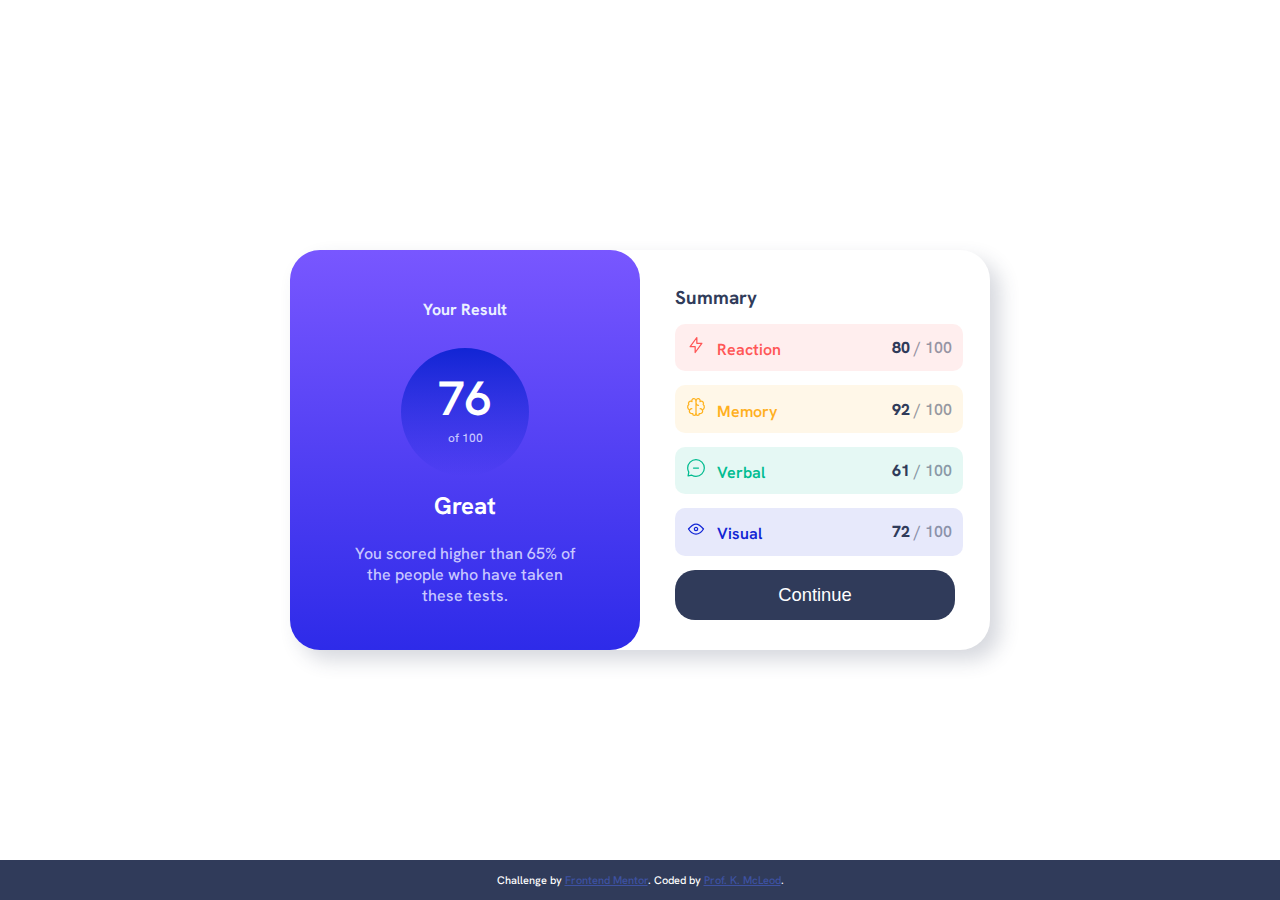
<file: index.html>
<!DOCTYPE html>
<html lang="en">
<head>
  <meta charset="UTF-8">
  <meta name="viewport" content="width=device-width, initial-scale=1.0"> <!-- displays site properly based on user's device -->

  <link rel="icon" type="image/png" sizes="32x32" href="./assets/images/favicon-32x32.png">
  <link rel="stylesheet" type="text/css" href="styles.css">
  
  <title>Frontend Mentor | Results summary component</title>

  <!-- Feel free to remove these styles or customise in your own stylesheet 👍 -->
  <style>
    .attribution { font-size: 11px; text-align: center; }
    .attribution a { color: hsl(228, 45%, 44%); }
  </style>
</head>
<body>
  <main>
    <!-- Start Section 1-->
    <section class="top-left-section">
      <h1>Your Result</h1>
      <div>
        <p><span class="result-number">76</span><br>
        of 100
        </p>
      </div>
      <h2>Great</h2>
      <p>You scored higher than 65% of the people who have taken these tests.</p>
    </section>
    <!-- End Section 1 -->
    <!-- Start Section 2 -->

    <section class="bottom-right-section">
      <h3>Summary</h3>
      <div class="result-details reaction-results">
        <p>
          <svg xmlns="http://www.w3.org/2000/svg" width="20" height="20" fill="none" viewBox="0 0 20 20">
            <path stroke="#F55" stroke-linecap="round" stroke-linejoin="round" stroke-width="1.25" d="M10.833 8.333V2.5l-6.666 9.167h5V17.5l6.666-9.167h-5Z"/>
          </svg>
           Reaction
        </p>
        <p><span class="result-num">80</span> / 100</p>
      </div>

      <div class="result-details memory-results">
        <p>
          <svg xmlns="http://www.w3.org/2000/svg" width="20" height="20" fill="none" viewBox="0 0 20 20">
            <path stroke="#FFB21E" stroke-linecap="round" stroke-linejoin="round" stroke-width="1.25" d="M5.833 11.667a2.5 2.5 0 1 0 .834 4.858"/>
            <path stroke="#FFB21E" stroke-linecap="round" stroke-linejoin="round" stroke-width="1.25" d="M3.553 13.004a3.333 3.333 0 0 1-.728-5.53m.025-.067a2.083 2.083 0 0 1 2.983-2.824m.199.054A2.083 2.083 0 1 1 10 3.75v12.917a1.667 1.667 0 0 1-3.333 0M10 5.833a2.5 2.5 0 0 0 2.5 2.5m1.667 3.334a2.5 2.5 0 1 1-.834 4.858"/>
            <path stroke="#FFB21E" stroke-linecap="round" stroke-linejoin="round" stroke-width="1.25" d="M16.447 13.004a3.334 3.334 0 0 0 .728-5.53m-.025-.067a2.083 2.083 0 0 0-2.983-2.824M10 3.75a2.085 2.085 0 0 1 2.538-2.033 2.084 2.084 0 0 1 1.43 2.92m-.635 12.03a1.667 1.667 0 0 1-3.333 0"/>
          </svg>
           Memory
        </p>
        <p><span class="result-num">92</span> / 100</p>
      </div>

      <div class="result-details verbal-results">
        <p>
          <svg xmlns="http://www.w3.org/2000/svg" width="20" height="20" fill="none" viewBox="0 0 20 20">
            <path stroke="#00BB8F" stroke-linecap="round" stroke-linejoin="round" stroke-width="1.25" d="M7.5 10h5M10 18.333A8.333 8.333 0 1 0 1.667 10c0 1.518.406 2.942 1.115 4.167l-.699 3.75 3.75-.699A8.295 8.295 0 0 0 10 18.333Z"/>
          </svg>
          Verbal
        </p>
        <p><span class="result-num">61</span> / 100</p>
      </div>

      <div class="result-details visual-results">
        <p>
          <svg xmlns="http://www.w3.org/2000/svg" width="20" height="20" fill="none" viewBox="0 0 20 20">
            <path stroke="#1125D6" stroke-linecap="round" stroke-linejoin="round" stroke-width="1.25" d="M10 11.667a1.667 1.667 0 1 0 0-3.334 1.667 1.667 0 0 0 0 3.334Z"/>
            <path stroke="#1125D6" stroke-linecap="round" stroke-linejoin="round" stroke-width="1.25" d="M17.5 10c-1.574 2.492-4.402 5-7.5 5s-5.926-2.508-7.5-5C4.416 7.632 6.66 5 10 5s5.584 2.632 7.5 5Z"/>
          </svg>
            Visual
        </p>
        <p><span class="result-num">72</span> / 100</p>
      </div>
      <button>Continue</button>
    </section>
    <!-- End Section 2 -->
  </main>
  
  <footer class="attribution">
    <p>Challenge by <a href="https://www.frontendmentor.io?ref=challenge" target="_blank">Frontend Mentor</a>. 
    Coded by <a href="#">Prof. K. McLeod</a>.</p>
  </footer>
</body>
</html>
</file>
<file: styles.css>
/* GOOGLE FONTS */
@import url('https://fonts.googleapis.com/css2?family=Hanken+Grotesk:wght@500;700;800&display=swap');

/* VARIABLES --
Variables are helpful for values that will be used repeatedly. 
Read more here: https://www.w3schools.com/css/css3_variables.asp */

:root {
    /* Primary Colors */
    --light-red: hsl(0, 100%, 67%);
    --orangey-yellow: hsl(39, 100%, 56%);
    --green-teal: hsl(166, 100%, 37%);
    --cobalt-blue: hsl(234, 85%, 45%);
   
    /* Gradients */
    --light-slate-blue-bg: hsl(252, 100%, 67%);
    --light-royal-blue-bg: hsl(241, 81%, 54%);
    --violet-blue-circle: hsla(256, 72%, 46%, 1);
    --persian-blue-circle: hsla(241, 72%, 46%, 0);
    
    /* Neutral */
    --white: hsl(0, 0%, 100%);
    --pale-blue: hsl(221, 100%, 96%);
    --light-lavender: hsl(241, 100%, 89%);
    --dark-gray-blue: hsl(224, 30%, 27%);
    
    /* Paragraphs */
    --paragraph-size: 18px;
}

/* RESET STYLES */
* {
    margin: 0;
    padding: 0;
    border: 0;
}

/* LAYOUT */
body {
    height: 100vh;
    display: flex;
    flex-direction: column;
    align-content: center;
    font-family: 'Hanken Grotesk', sans-serif;
}

main {
    width: 375px;
    height: 800px;
    display: flex;
    flex-direction: column;
    margin: auto;
}

/* Section 1 Styles */

.top-left-section {
    background-image: linear-gradient(var(--light-slate-blue-bg),var(--light-royal-blue-bg));
    border-bottom-left-radius: 30px;
    border-bottom-right-radius: 30px;
    padding: 5%;
}

h1,
p {
    color: var(--pale-blue);
    text-align: center;
    font-size: 1rem;
    margin-bottom: 5%;
    padding: 5%;
}

p {
    font-weight: 500;
    width: 80%;
    margin: auto;
    color: var(--light-lavender);
}

.top-left-section div {
    width: 25%;
    border-radius: 50%;
    margin: auto;
    color: var(--light-lavender);
    background-image: linear-gradient(var(--cobalt-blue), var(--persian-blue-circle));
    padding: 5%; 
}

.top-left-section div p {
    text-align: center;
    font-size: .75rem;
}

.result-number {
    font-size: 3rem;
    font-weight: 600;
    color: var(--white);
}

h2 {
    color: var(--white);
    text-align: center;
    margin-bottom: 3%;
    margin-top: 5%;
}
/* Section 2 Styles */

.bottom-right-section {
    padding: 5%;
    display: flex;
    flex-direction: column;    
}

h3 {
    color: var(--dark-gray-blue);
    margin-bottom: 5%;
}

.result-details {
    width: 95%;
    padding: 4%;
    display: flex;
    flex-direction: row;
    justify-content:space-between;
    border-radius: 10px;
    margin-bottom: 5%;
}

.result-details p {
    padding: 0;
    text-align: left;
}

.reaction-results {
    background-color: hsla(0, 100%, 67%,.1);
}

.reaction-results p {
    color: var(--light-red);
    font-weight: 600;
}

.result-details p:nth-of-type(2) {
    color: hsla(224, 30%, 27%, .5);
    text-align: right;
}

.result-num {
    color: var(--dark-gray-blue);
    font-weight: 800;
}

.memory-results {
    background-color: hsla(39, 100%, 56%, .1);
}

.memory-results p {
    color: var(--orangey-yellow);
    font-weight: 600;
}

.verbal-results {
    background-color: hsla(166, 100%, 37%,.1);
}

.verbal-results p {
    color: var(--green-teal);
    font-weight: 600;
}

.visual-results {
    background-color: hsla(234, 85%, 45%,.1);
}

.visual-results p {
    color: var(--cobalt-blue);
    font-weight: 600;
}

svg {
    padding-right: 5%;
}

button {
    background-color: var(--dark-gray-blue);
    padding: 5%;
    border-radius: 20px;
    color: var(--white);
    font-size: 1.15rem;
    font-weight: 500;
}

button:hover {
    background-image: linear-gradient(var(--light-slate-blue-bg),var(--light-royal-blue-bg));
}

footer {
    width: 100%;
    position: absolute;
    bottom: 0;
    margin: auto;
    background-color: var(--dark-gray-blue);
    color: var(--white);
}

.attribution p {
     padding: 1%;
     font-size: 11px; text-align: center; 
     color: var(--white);
}

.attribution a {
    color: var(--light-lavender);
}

/* Media Query */
/* The media query will drive the side-by-side flow of content per the desktop mockup */
@media screen and (min-width: 1024px) {
    main {
        width: 700px;
        height: 400px;
        flex-direction: row;
        border-radius: 30px;
        box-shadow: 10px 10px 20px hsla(224, 30%, 27%, .2);
    }

    .top-left-section {
        max-height: 400px;
        border-radius: 30px;
        width: 50%;
    }

    .top-left-section div {
        width: 100px;
        height: 100px;
        border-radius: 50%;
    }

    p {
        width: 80%;
    }

    .bottom-right-section {
        width: 50%;
    }

}
</file>
